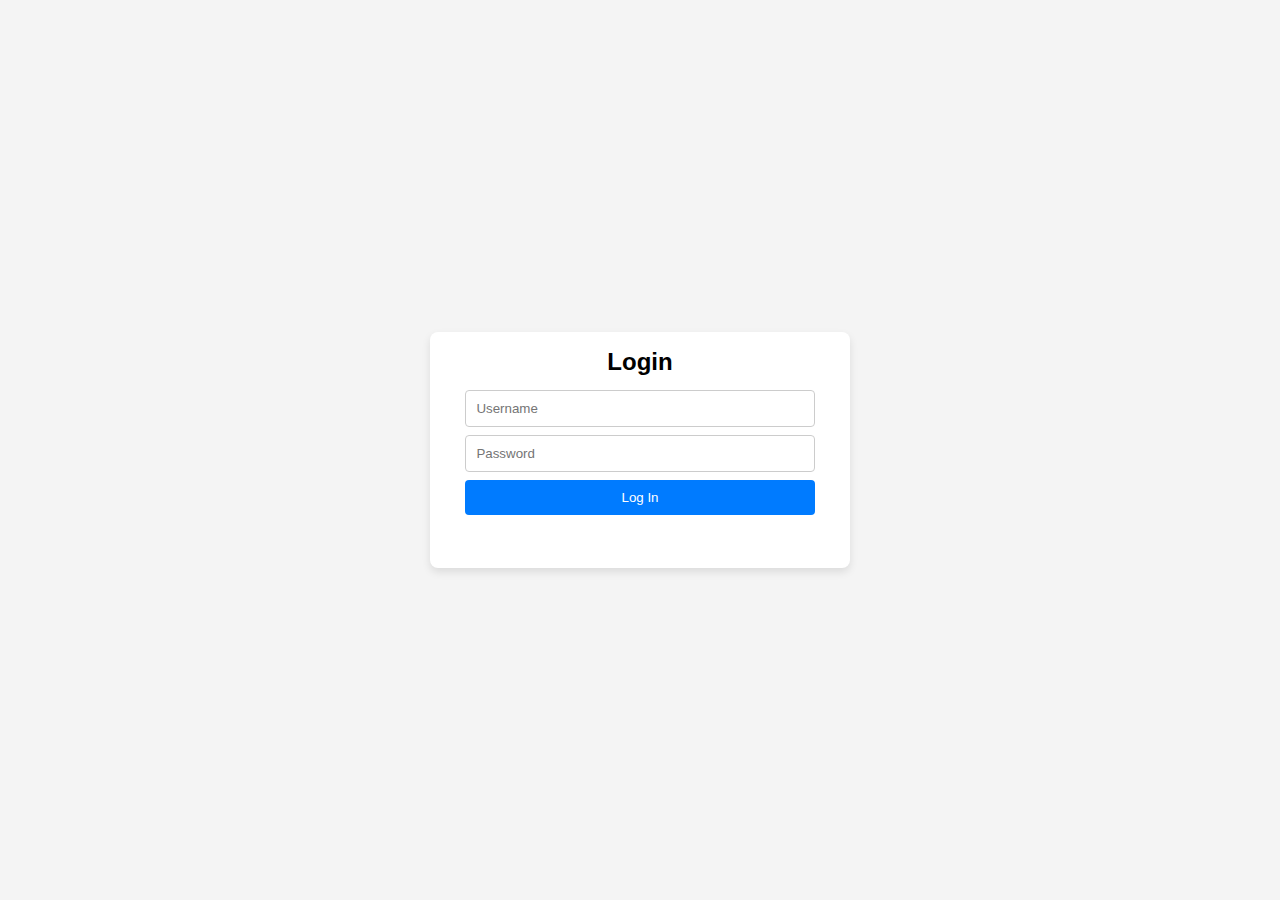
<file: add-project.html>
<!doctype html>
<html lang="en">
<head>
  <meta charset="utf-8" />
  <meta name="viewport" content="width=device-width,initial-scale=1" />
  <title>Add New Project</title>

  <link rel="stylesheet" href="styles.css">
  <link rel="stylesheet" href="https://cdnjs.cloudflare.com/ajax/libs/font-awesome/6.5.0/css/all.min.css">

  <style>
    /* Use the same page header as the profile pages */
    .page-header {
        display: flex;
        align-items: center;
        gap: 16px;
        padding: 14px 20px;
        background: linear-gradient(180deg, rgba(255,255,255,0.02), rgba(0,0,0,0.12));
        backdrop-filter: blur(6px);
        border-bottom: 1px solid rgba(255,255,255,0.04);
        box-shadow: 0 4px 12px rgba(0,0,0,0.3);
    }
    .page-header h1 { margin: 0; font-size: 1.5rem; color: var(--text); }
    .btn-back { display: flex; align-items: center; gap: 8px; background: rgba(255,255,255,0.05); color: var(--muted); border: 1px solid rgba(255,255,255,0.04); padding: 8px 12px; border-radius: var(--pill-radius); cursor: pointer; font-size: 0.9rem; font-weight: 500; text-decoration: none; }
    .btn-back:hover { background: rgba(255,255,255,0.1); color: var(--text); }

    /* --- Page-specific styles --- */
    .search-container { position: relative; }
    .search-results-dropdown {
      position: absolute; top: 100%; left: 0; right: 0; background: #2d2d44;
      border: 1px solid var(--border-contrast); border-radius: 0 0 10px 10px;
      max-height: 200px; overflow-y: auto; z-index: 100; display: none;
    }
    .search-results-dropdown.open { display: block; }
    .search-results-dropdown div { padding: 12px 16px; color: var(--muted); cursor: pointer; }
    .search-results-dropdown div:hover { background-color: var(--accent); color: var(--text); }
    .pill-container { display: flex; flex-wrap: wrap; gap: 8px; margin-top: 8px; }
    .pill {
      display: flex; align-items: center; gap: 6px; background: rgba(255, 255, 255, 0.1);
      color: var(--text); padding: 6px 10px; border-radius: var(--pill-radius); font-size: 0.9rem;
    }
    .pill button { background: none; border: none; color: var(--muted); cursor: pointer; font-size: 1.1rem; padding: 0; line-height: 1; }
    .pill button:hover { color: #ff6b6b; }
    .team-member-card {
      display: flex; align-items: center; gap: 12px; background: var(--input-bg);
      padding: 12px; border-radius: 10px; border: 1px solid rgba(255,255,255,0.04);
    }
    .team-member-card .avatar {
      width: 40px; height: 40px; border-radius: 50%; background: var(--accent);
      display: flex; align-items: center; justify-content: center; font-size: 1.2rem; flex-shrink: 0;
    }
    .team-member-info { flex: 1; }
    .team-member-info strong { display: block; color: var(--text); font-size: 1rem; }
    .team-member-info span { font-size: 0.9rem; color: var(--muted); }
    .team-member-card .remove-member-btn { background: none; border: none; color: #ff6b6b; cursor: pointer; font-size: 1.2rem; }
    #form-status-message { text-align: center; margin-bottom: 16px; font-weight: 500; min-height: 1.2em; }
    #form-status-message.success { color: #37d67a; }
    #form-status-message.error { color: #ff6b6b; }
  </style>
</head>
<body>

  <header class="page-header">
    <a href="myprojects.html" class="btn-back">
        <i class="fa-solid fa-chevron-left"></i>
        <span>Back</span>
    </a>
    <h1>Create New Project</h1>
  </header>

  <main class="app">
    <section class="card edit-card" aria-labelledby="project-heading">
      <div class="card-content" style="padding-top: 24px;">

        <form class="edit-form" id="add-project-form" novalidate>
          <div id="form-status-message"></div>
          <label>
            <span class="label">Project Name</span>
            <input type="text" id="project-name" required>
          </label>
          <label>
            <span class="label">Project Description</span>
            <textarea id="project-description" rows="4"></textarea>
          </label>
          <div style="display: flex; gap: 12px;">
            <label style="flex: 1;">
              <span class="label">Start Date</span>
              <input type="date" id="project-start-date" required>
            </label>
            <label style="flex: 1;">
              <span class="label">Status</span>
              <select id="project-status">
                <option value="In Progress">In Progress</option>
                <option value="Planned">Planned</option>
                <option value="Completed">Completed</option>
              </select>
            </label>
          </div>
          <label>
            <span class="label">Project Type</span>
            <select id="project-type">
              <option value="Software">Software</option>
              <option value="Hardware">Hardware</option>
              <option value="Other">Other</option>
            </select>
          </label>
          <label>
            <span class="label">Working Tools (e.g., Figma, Git, Python)</span>
            <div class="search-container">
              <input type="text" id="tools-search-input" placeholder="Search for tools...">
              <div class="search-results-dropdown" id="tools-search-results"></div>
            </div>
            <div class="pill-container" id="tools-pill-container"></div>
          </label>
          <label>
            <span class="label">Add Team Members</span>
            <div class="search-container">
              <input type="text" id="members-search-input" placeholder="Search for users by name or email...">
              <div class="search-results-dropdown" id="members-search-results"></div>
            </div>
            <div class="pill-container" id="members-card-container" style="flex-direction: column;"></div>
          </label>
          <div class="form-actions" style="margin-top: 16px;">
            <button class="btn btn-primary" type="submit">
              <i class="fa-solid fa-plus"></i> Create Project
            </button>
            <a class="btn btn-secondary" href="myprojects.html">
              <i class="fa-solid fa-ban"></i> Cancel
            </a>
          </div>
        </form>
      </div>
    </section>
  </main>

  <nav class="bottom-nav" role="navigation" aria-label="Primary">
    <a href="index.html" class="nav-item"><i class="fa-solid fa-house"></i><span>Home</span></a>
    <a href="search.html" class="nav-item"><i class="fa-solid fa-compass"></i><span>Explore</span></a>
    <a href="myprojects.html" class="nav-item active"><i class="fa-solid fa-folder"></i><span>Projects</span></a>
    <a href="profile.html" class="nav-item"><i class="fa-solid fa-user"></i><span>Profile</span></a>
  </nav>

  <script>
    // --- STATE MANAGEMENT ---
    const CURRENT_USER_ID = localStorage.getItem('skillLinkUserID');
    if (!CURRENT_USER_ID) {
        window.location.href = 'login.html';
    }
    let addedTools = []; // Holds names
    let addedMembers = []; // Holds user objects

    // --- DOM REFERENCES ---
    const form = document.getElementById('add-project-form');
    const statusMessageDiv = document.getElementById('form-status-message');
    const toolSearchInput = document.getElementById('tools-search-input');
    const toolSearchResults = document.getElementById('tools-search-results');
    const toolPillContainer = document.getElementById('tools-pill-container');
    const memberSearchInput = document.getElementById('members-search-input');
    const memberSearchResults = document.getElementById('members-search-results');
    const memberCardContainer = document.getElementById('members-card-container');

    // --- API HELPER ---
    async function apiFetch(url, options = {}) {
        try {
            const response = await fetch(url, options);
            if (!response.ok) throw new Error(`HTTP error! status: ${response.status}`);
            return await response.json();
        } catch (error) {
            console.error('API Fetch Error:', error);
            statusMessageDiv.textContent = 'A network error occurred.';
            statusMessageDiv.className = 'error';
            return null;
        }
    }

    // --- GENERIC SEARCH HANDLER ---
    function setupSearch(inputElement, resultsElement, onSelect) {
        inputElement.addEventListener('input', async (e) => {
            const query = e.target.value;
            const searchType = inputElement.id === 'tools-search-input' ? 'tools' : 'users';
            if (query.length < 1) { resultsElement.classList.remove('open'); return; }

            const results = await apiFetch(`/api/${searchType}/search?q=${query}`);
            resultsElement.innerHTML = '';
            if (results && results.length > 0) {
                results.forEach(item => {
                    const div = document.createElement('div');
                    div.textContent = item.name || item.full_name;
                    div.addEventListener('click', () => {
                        onSelect(item);
                        inputElement.value = '';
                        resultsElement.classList.remove('open');
                    });
                    resultsElement.appendChild(div);
                });
                resultsElement.classList.add('open');
            } else { resultsElement.classList.remove('open'); }
        });
        // Close dropdown if clicking outside
        document.addEventListener('click', (event) => {
             if (!inputElement.contains(event.target) && !resultsElement.contains(event.target)) {
                 resultsElement.classList.remove('open');
             }
         });
    }

    // --- TOOL MANAGEMENT ---
    setupSearch(toolSearchInput, toolSearchResults, (tool) => {
        if (!addedTools.includes(tool.name)) {
            addedTools.push(tool.name);
            renderTools();
        }
    });
    function renderTools() {
        toolPillContainer.innerHTML = '';
        addedTools.forEach(toolName => {
            const pill = document.createElement('div');
            pill.className = 'pill';
            pill.innerHTML = `<span>${toolName}</span><button type="button" data-tool-name="${toolName}">&times;</button>`;
            pill.querySelector('button').addEventListener('click', (e) => {
                addedTools = addedTools.filter(name => name !== e.currentTarget.dataset.toolName);
                renderTools();
            });
            toolPillContainer.appendChild(pill);
        });
    }

    // --- TEAM MEMBER MANAGEMENT ---
    setupSearch(memberSearchInput, memberSearchResults, (user) => {
        if (!addedMembers.some(member => member.id === user.id)) {
            addedMembers.push(user);
            renderMembers();
        }
    });
    function renderMembers() {
        memberCardContainer.innerHTML = '';
        addedMembers.forEach(user => {
            const card = document.createElement('div');
            card.className = 'team-member-card';
            card.innerHTML = `
                <div class="avatar"><i class="fa-solid fa-user"></i></div>
                <div class="team-member-info">
                    <strong>${user.full_name}</strong>
                    <span>${user.email} - Year ${user.year || 'N/A'}</span>
                </div>
                <button type="button" class="remove-member-btn" data-user-id="${user.id}">&times;</button>
            `;
            card.querySelector('.remove-member-btn').addEventListener('click', (e) => {
                addedMembers = addedMembers.filter(member => member.id !== parseInt(e.currentTarget.dataset.userId));
                renderMembers();
            });
            memberCardContainer.appendChild(card);
        });
    }

    // --- FORM SUBMISSION ---
    form.addEventListener('submit', async (e) => {
        e.preventDefault();
        statusMessageDiv.textContent = 'Creating project...';
        statusMessageDiv.className = 'success';
        const projectData = {
            creator_id: CURRENT_USER_ID,
            name: document.getElementById('project-name').value,
            description: document.getElementById('project-description').value,
            start_date: document.getElementById('project-start-date').value,
            status: document.getElementById('project-status').value,
            project_type: document.getElementById('project-type').value,
            tools: addedTools,
            members: addedMembers.map(user => user.id)
        };
        const result = await apiFetch('/api/projects/create', {
            method: 'POST',
            headers: { 'Content-Type': 'application/json' },
            body: JSON.stringify(projectData)
        });
        if (result && result.success) {
            statusMessageDiv.textContent = 'Project created successfully! Redirecting...';
            statusMessageDiv.className = 'success';
            form.reset();
            addedTools = []; addedMembers = [];
            renderTools(); renderMembers();
            setTimeout(() => { window.location.href = 'myprojects.html'; }, 2000);
        } else {
            statusMessageDiv.textContent = result ? result.message : 'Failed to create project.';
            statusMessageDiv.className = 'error';
        }
    });

    // --- Initial Load ---
    // (No data needs to be pre-loaded on this page)
    // We might want to add a loadInstitutes() call if that becomes relevant later

  </script>
</body>
</html>
</file>
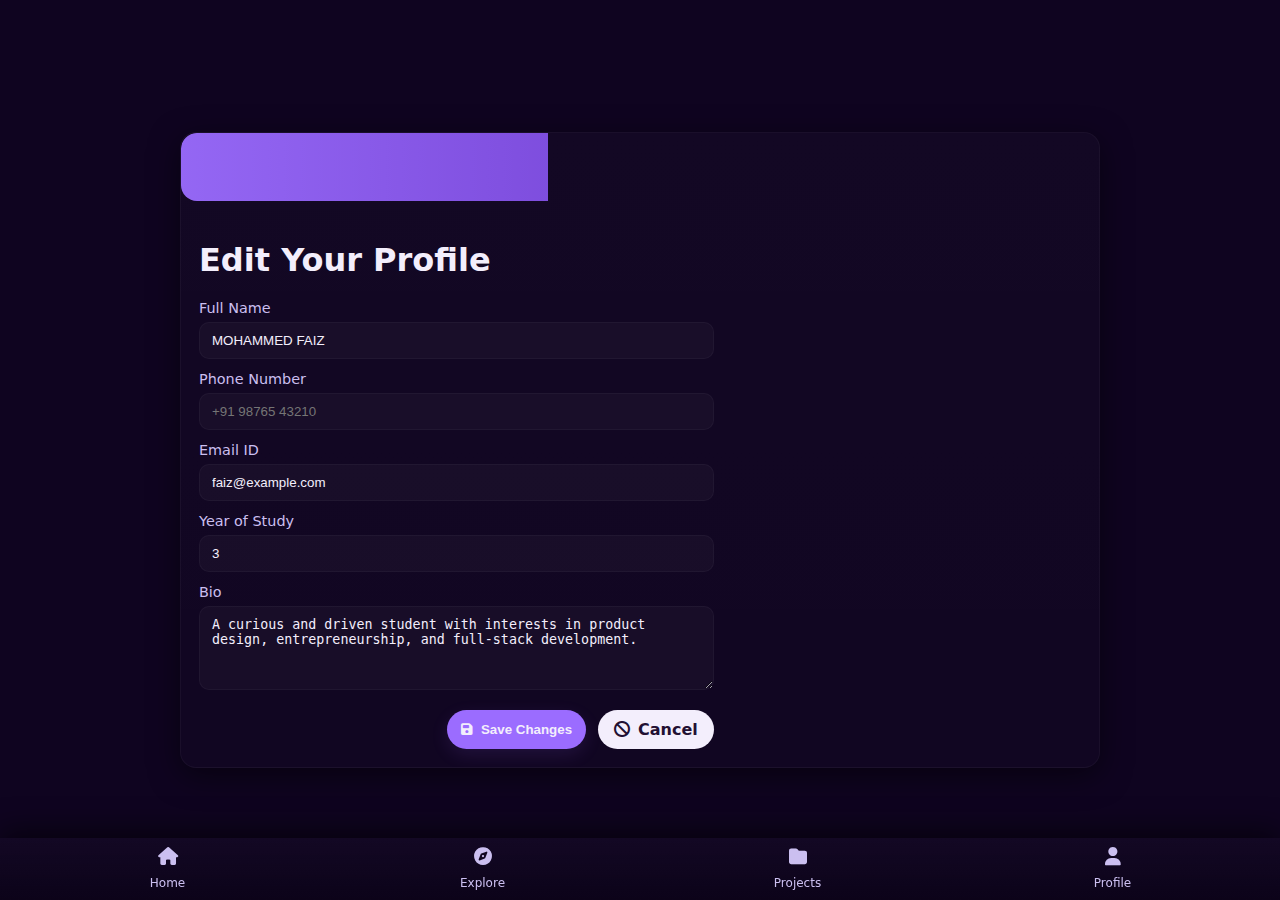
<file: edit-profile.html>
<!doctype html>
<html lang="en">
<head>
  <meta charset="utf-8" />
  <meta name="viewport" content="width=device-width,initial-scale=1" />
  <title>Edit Profile — MOHAMMED FAIZ</title>
  <link rel="stylesheet" href="styles.css">
  <link rel="stylesheet" href="https://cdnjs.cloudflare.com/ajax/libs/font-awesome/6.5.0/css/all.min.css" integrity="" crossorigin="anonymous">

  <style>
    /* page-specific overrides:
       - remove any local "options" control if still present
       - force bottom navigation to span full width on all screen ratios
    */
    .save-options { display: none !important; }

    .bottom-nav{
      position:fixed;
      left:0 !important;
      right:0 !important;
      bottom:0 !important;
      width:100% !important;
      margin:0 !important;
      border-radius:0 !important;
      padding:8px 16px !important;
      box-shadow:0 -6px 30px rgba(0,0,0,0.6);
      display:flex;
      justify-content:space-between;
      align-items:center;
      gap:12px;
      background: linear-gradient(180deg, rgba(255,255,255,0.02), rgba(0,0,0,0.2));
      backdrop-filter: blur(6px);
      z-index:9999;
    }

    /* keep nav items readable when stretched */
    .bottom-nav .nav-item { flex:1; text-align:center; padding:10px 6px; border-radius:6px; }
    .bottom-nav .nav-item i{ display:block; margin:0 auto 4px; font-size:18px; }
  </style>
</head>
<body>
  <main class="app">
    <section class="card edit-card" aria-labelledby="edit-heading">
      <div class="card-banner small"></div>

      <div class="card-content">
        <h1 id="edit-heading">Edit Your Profile</h1>

        <form class="edit-form" action="#" method="post" novalidate>
          <label>
            <span class="label">Full Name</span>
            <input type="text" name="fullname" value="MOHAMMED FAIZ" required>
          </label>

          <label>
            <span class="label">Phone Number</span>
            <input type="tel" name="phone" placeholder="+91 98765 43210">
          </label>

          <label>
            <span class="label">Email ID</span>
            <input type="email" name="email" value="faiz@example.com" required>
          </label>

          <label>
            <span class="label">Year of Study</span>
            <input type="number" name="year" min="1" max="10" value="3">
          </label>

          <label>
            <span class="label">Bio</span>
            <textarea name="bio" rows="4">A curious and driven student with interests in product design, entrepreneurship, and full‑stack development.</textarea>
          </label>

          <div class="form-actions">
            <button class="btn btn-primary" type="submit"><i class="fa-solid fa-floppy-disk"></i> Save Changes</button>
            <a class="btn btn-secondary" href="profile.html"><i class="fa-solid fa-ban"></i> Cancel</a>
          </div>

          <!-- details/options removed as requested -->

        </form>
      </div>
    </section>
  </main>

  <nav class="bottom-nav" role="navigation" aria-label="Primary">
    <a href="index.html" class="nav-item"><i class="fa-solid fa-house"></i><span>Home</span></a>
    <a href="#" class="nav-item"><i class="fa-solid fa-compass"></i><span>Explore</span></a>
    <a href="#" class="nav-item"><i class="fa-solid fa-folder"></i><span>Projects</span></a>
    <a href="profile.html" class="nav-item"><i class="fa-solid fa-user"></i><span>Profile</span></a>
  </nav>
</body>
</html>
</file>
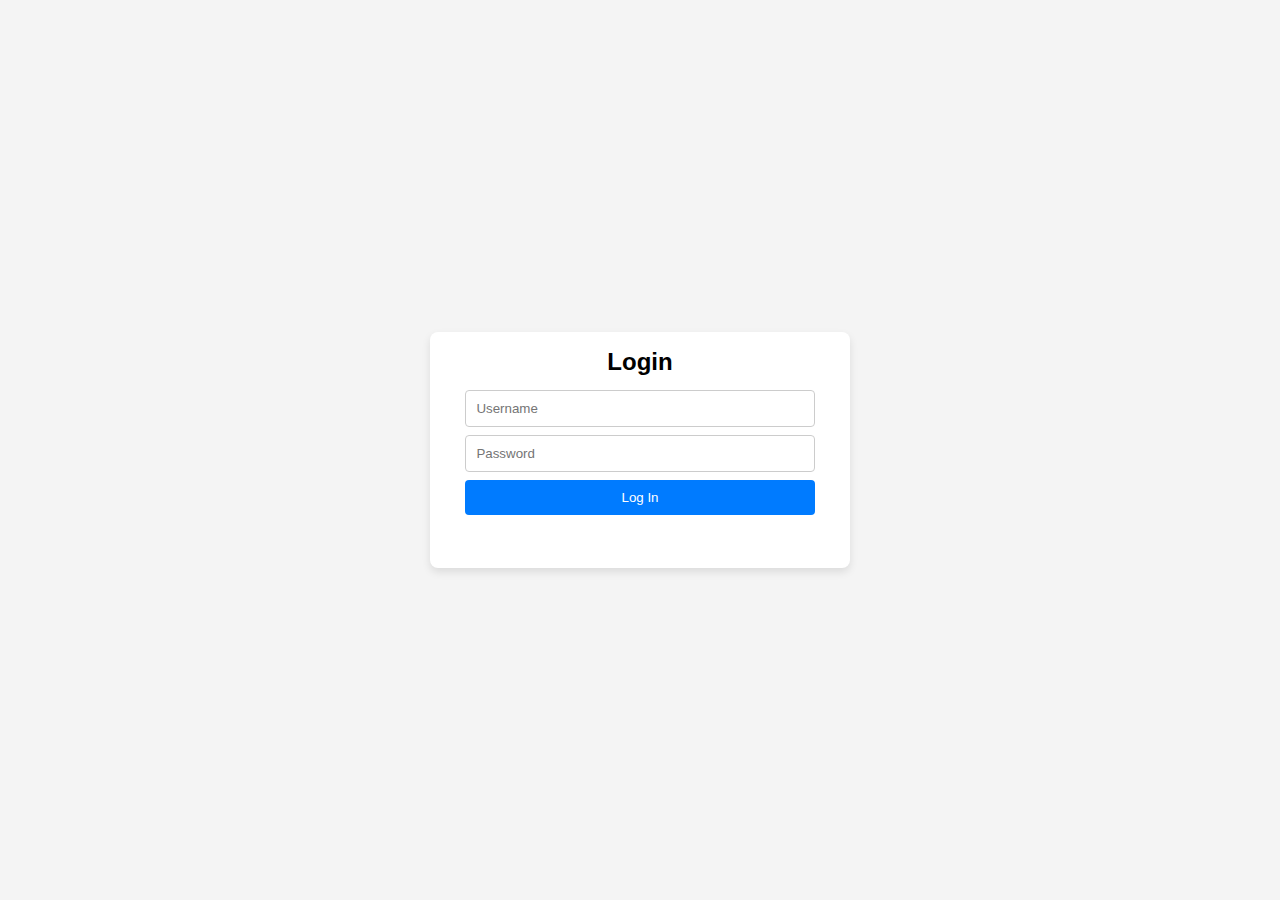
<file: login.html>
<!DOCTYPE html>
<html lang="en">
<head>
    <meta charset="UTF-8">
    <meta name="viewport" content="width=device-width, initial-scale=1.0">
    <title>Login Page</title>
    <style>
        /* Simple CSS for centering and basic styling, adapted for 16:9 on phones */
        :root{
            --card-max-width: 420px;
            --card-padding: 16px;
            --bg: #f4f4f4;
            --primary: #007bff;
            --primary-dark: #0056b3;
        }

        html,body{ height:100%; margin:0; }
        body {
            font-family: Arial, sans-serif;
            display: flex;
            justify-content: center;
            align-items: center;
            min-height: 100vh;
            background-color: var(--bg);
        }

        /* Card maintains a 16:9 aspect ratio on most devices */
        .login-container {
            background: #fff;
            padding: var(--card-padding);
            border-radius: 8px;
            box-shadow: 0 4px 8px rgba(0,0,0,0.1);
            width: min(92vw, var(--card-max-width));
            aspect-ratio: 16 / 9;                /* enforce 16:9 ratio */
            display: flex;
            flex-direction: column;
            justify-content: center;
            align-items: center;
            box-sizing: border-box;
            overflow: hidden;
        }

        /* Form fills the card but keeps comfortable spacing */
        form#loginForm {
            width: 100%;
            height: 100%;
            display: flex;
            flex-direction: column;
            justify-content: center;
            align-items: center;
            gap: 8px;
        }

        h2 { margin: 0 0 8px 0; }

        input[type="text"], input[type="password"] {
            width: 90%;
            max-width: 360px;
            padding: 10px;
            margin: 0;
            border: 1px solid #ccc;
            border-radius: 4px;
            box-sizing: border-box;
        }

        button {
            width: 90%;
            max-width: 360px;
            padding: 10px;
            background-color: var(--primary);
            color: white;
            border: none;
            border-radius: 4px;
            cursor: pointer;
        }
        button:hover { background-color: var(--primary-dark); }

        #message { margin-top: 8px; color: red; font-size: 0.95rem; text-align: center; }

        /* If the viewport is very short (some landscape phones), allow the card to adapt */
        @media (max-height: 420px) {
            .login-container {
                aspect-ratio: auto;
                max-height: 90vh;
                padding: 12px;
            }
            form#loginForm { gap:6px; }
            h2 { font-size: 1.1rem; }
            input, button { padding:8px; }
        }

        /* On very narrow screens keep comfortable spacing and readable text */
        @media (max-width: 360px) {
            .login-container { width: 95vw; }
            input, button { width: 95%; }
        }
    </style>
</head>
<body>
    <div class="login-container">
        <h2>Login</h2>
        <form id="loginForm">
            <input type="text" id="username" placeholder="Username" required>
            <input type="password" id="password" placeholder="Password" required>
            <button type="submit">Log In</button>
            <p id="message"></p>
        </form>
    </div>

    <script src="login.js"></script>
</body>
</html>
</file>
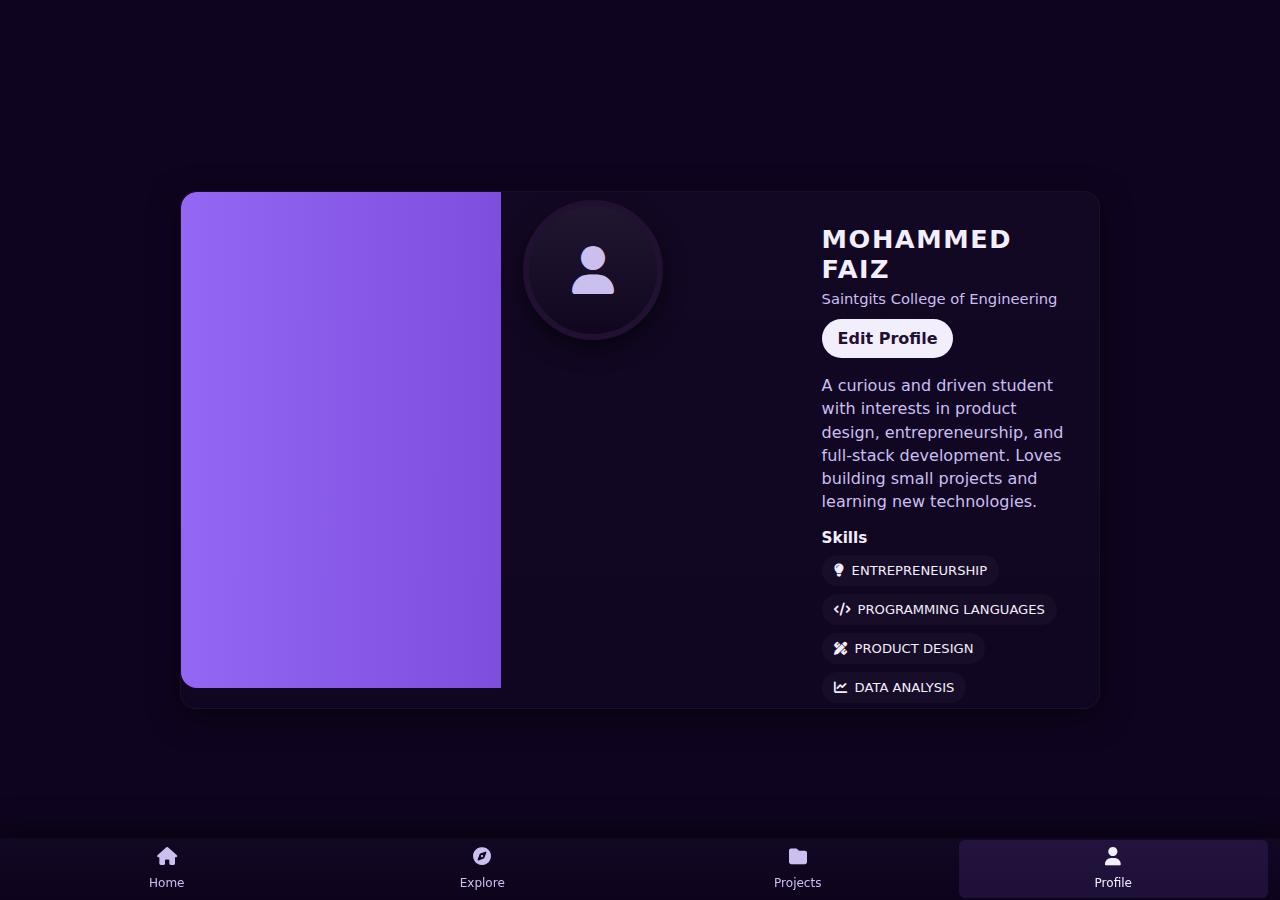
<file: profile.html>
<!doctype html>
<html lang="en">
<head>
  <meta charset="utf-8" />
  <meta name="viewport" content="width=device-width,initial-scale=1" />
  <title>Profile — MOHAMMED FAIZ</title>
  <link rel="stylesheet" href="styles.css">
  <link rel="stylesheet" href="https://cdnjs.cloudflare.com/ajax/libs/font-awesome/6.5.0/css/all.min.css" integrity="" crossorigin="anonymous">

  <style>
    /* Page-specific: force bottom nav to span full width on all screen ratios (desktop & mobile) */
    .bottom-nav{
      position:fixed;
      left:0 !important;
      right:0 !important;
      bottom:0 !important;
      width:100% !important;
      margin:0 !important;
      border-radius:0 !important;
      padding:8px 12px !important;
      box-shadow:0 -6px 30px rgba(0,0,0,0.6);
      display:flex;
      justify-content:space-between;
      align-items:center;
      gap:6px;
      background: linear-gradient(180deg, rgba(255,255,255,0.02), rgba(0,0,0,0.12));
      backdrop-filter: blur(6px);
      z-index:9999;
    }
    .bottom-nav .nav-item { flex:1; text-align:center; padding:8px 6px; border-radius:6px; color:var(--muted); }
    .bottom-nav .nav-item i{ display:block; margin:0 auto 4px; font-size:18px; }
    .bottom-nav .nav-item.active{ background: rgba(155,108,255,0.12); color:var(--text); }
  </style>
</head>
<body>
  <main class="app">
    <section class="card profile-card" aria-labelledby="profile-heading">
      <div class="card-banner"></div>

      <div class="avatar-wrap">
        <div class="avatar">
          <i class="fa-solid fa-user"></i>
        </div>
      </div>

      <div class="card-content">
        <div class="profile-head">
          <div class="profile-name">
            <h1 id="profile-heading">MOHAMMED FAIZ</h1>
            <p class="muted">Saintgits College of Engineering</p>
          </div>
          <div class="profile-actions">
            <a class="btn btn-secondary" href="edit-profile.html">Edit Profile</a>
          </div>
        </div>

        <p class="bio">A curious and driven student with interests in product design, entrepreneurship, and full‑stack development. Loves building small projects and learning new technologies.</p>

        <h3 class="section-title">Skills</h3>
        <div class="skills">
          <span class="skill"><i class="fa-solid fa-lightbulb"></i> ENTREPRENEURSHIP</span>
          <span class="skill"><i class="fa-solid fa-code"></i> PROGRAMMING LANGUAGES</span>
          <span class="skill"><i class="fa-solid fa-pencil-ruler"></i> PRODUCT DESIGN</span>
          <span class="skill"><i class="fa-solid fa-chart-line"></i> DATA ANALYSIS</span>
        </div>

        <h3 class="section-title">Github</h3>
        <div class="github-grid" aria-hidden="true">
          <div class="grid">
            <script>
              const frag = document.createDocumentFragment();
              for (let i=0;i<70;i++){
                const d = document.createElement('div');
                d.className='sq';
                frag.appendChild(d);
              }
              document.currentScript.parentNode.appendChild(frag);
            </script>
          </div>
        </div>
      </div>
    </section>
  </main>

  <nav class="bottom-nav" role="navigation" aria-label="Primary">
    <a href="index.html" class="nav-item"><i class="fa-solid fa-house"></i><span>Home</span></a>
    <a href="#" class="nav-item"><i class="fa-solid fa-compass"></i><span>Explore</span></a>
    <a href="#" class="nav-item"><i class="fa-solid fa-folder"></i><span>Projects</span></a>
    <a href="profile.html" class="nav-item active"><i class="fa-solid fa-user"></i><span>Profile</span></a>
  </nav>
</body>
</html>
</file>
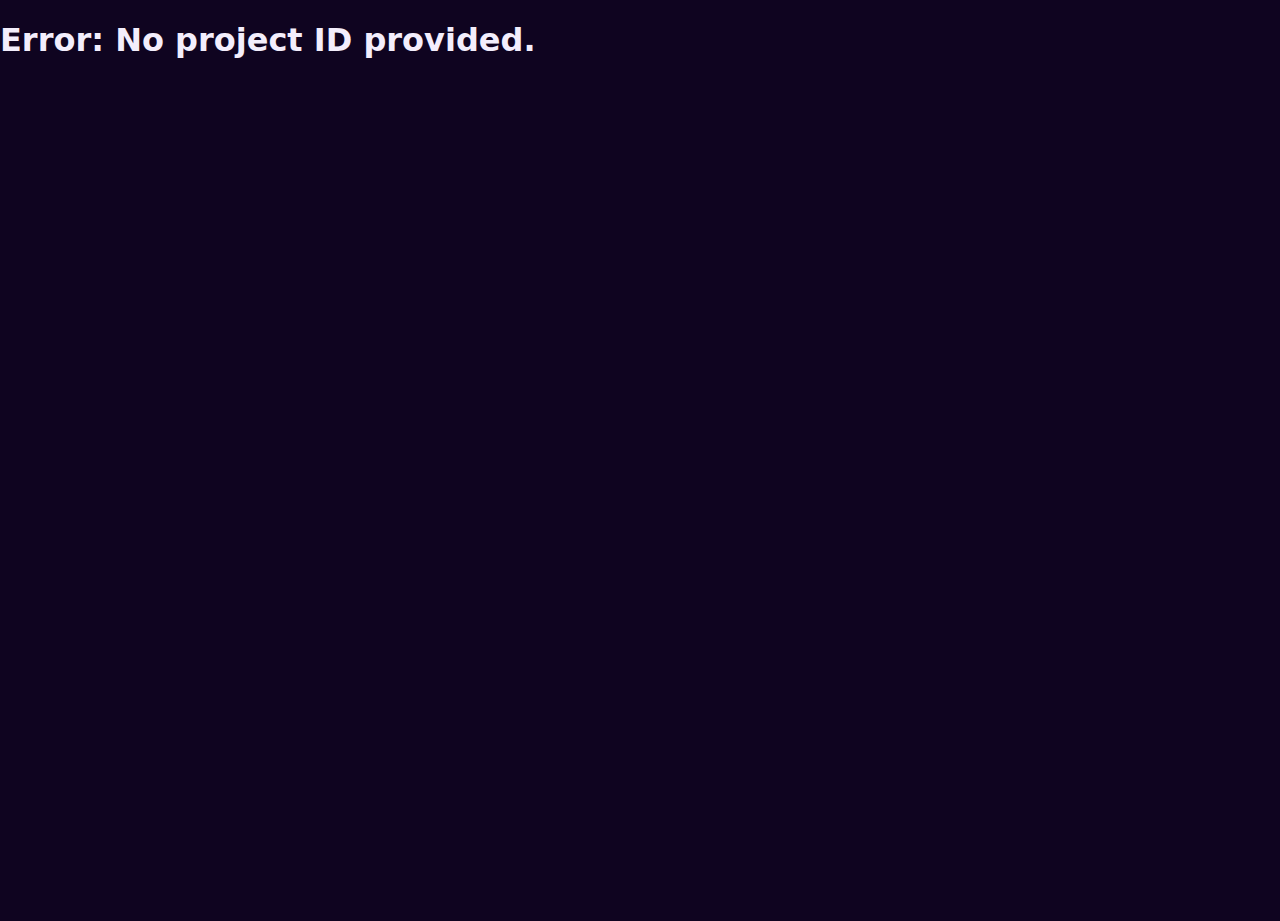
<file: project-details.html>
<!doctype html>
<html lang="en">
<head>
  <meta charset="utf-8" />
  <meta name="viewport" content="width=device-width,initial-scale=1" />
  <title>Project Details — Loading...</title>
  
  <link rel="stylesheet" href="styles.css"> 
  <link rel="stylesheet" href="https://cdnjs.cloudflare.com/ajax/libs/font-awesome/6.5.0/css/all.min.css">

  <style>
    /* Use the same page header as the profile pages */
    .page-header {
        display: flex;
        align-items: center;
        gap: 16px;
        padding: 14px 20px;
        background: linear-gradient(180deg, rgba(255,255,255,0.02), rgba(0,0,0,0.12));
        backdrop-filter: blur(6px);
        border-bottom: 1px solid rgba(255,255,255,0.04);
        box-shadow: 0 4px 12px rgba(0,0,0,0.3);
    }
    .page-header h1 { margin: 0; font-size: 1.5rem; color: var(--text); }
    .btn-back { display: flex; align-items: center; gap: 8px; background: rgba(255,255,255,0.05); color: var(--muted); border: 1px solid rgba(255,255,255,0.04); padding: 8px 12px; border-radius: var(--pill-radius); cursor: pointer; font-size: 0.9rem; font-weight: 500; text-decoration: none; }
    .btn-back:hover { background: rgba(255,255,255,0.1); color: var(--text); }
    
    /* --- Page-specific styles --- */
    
    .project-header {
        display: flex;
        justify-content: space-between;
        align-items: flex-start;
        gap: 16px;
        margin-bottom: 12px;
    }
    .project-header h1 {
        font-size: 1.8rem;
        color: var(--text);
        margin: 0;
    }
    
    /* Status Pill Styles (from myprojects.html) */
    .status-tag{
        padding: 6px 10px; border-radius:999px; font-size:0.82rem;
        font-weight:600; color:var(--text); white-space:nowrap;
        flex-shrink: 0;
    }
    .status-In-Progress{ background: linear-gradient(90deg,#6f6df0,#9d6cd3); }
    .status-Planned{ background: linear-gradient(90deg,#ffba66,#ff9a3d); color:#1a1320; }
    .status-Completed{ background: linear-gradient(90deg,#37d67a,#00c853); }

    .project-date {
        color: var(--muted);
        font-size: 0.9rem;
        margin-bottom: 16px;
    }
    .project-description {
        color: var(--muted);
        line-height: 1.5;
        font-size: 1rem;
        margin-bottom: 24px;
    }

    .section-title {
        font-size: 1.2rem;
        color: var(--text);
        margin-top: 24px;
        margin-bottom: 12px;
        padding-bottom: 8px;
        border-bottom: 1px solid var(--border-contrast);
    }

    /* Tool Pills */
    .pill-container {
      display: flex;
      flex-wrap: wrap;
      gap: 8px;
    }
    .pill {
      display: flex;
      align-items: center;
      gap: 8px;
      background: rgba(255, 255, 255, 0.1);
      color: var(--text);
      padding: 6px 12px;
      border-radius: var(--pill-radius);
      font-size: 0.9rem;
    }
    .pill i {
        color: var(--accent);
    }

    /* Team Member Cards */
    .team-container {
        display: grid;
        grid-template-columns: repeat(auto-fill, minmax(280px, 1fr));
        gap: 16px;
    }
    .team-member-card {
      display: flex;
      align-items: center;
      gap: 12px;
      background: var(--input-bg);
      padding: 12px;
      border-radius: 10px;
      border: 1px solid rgba(255,255,255,0.04);
      text-decoration: none;
      transition: all 0.2s ease;
    }
    .team-member-card:hover {
        transform: translateY(-4px);
        box-shadow: 0 6px 12px rgba(0,0,0,0.3);
        border-color: rgba(255,255,255,0.1);
    }
    .team-member-card .avatar {
      width: 44px;
      height: 44px;
      border-radius: 50%;
      background-image: var(--avatar-url);
      background-size: cover;
      background-position: center;
      flex-shrink: 0;
      border: 2px solid var(--accent);
    }
    .team-member-info {
      flex: 1;
    }
    .team-member-info strong {
      display: block;
      color: var(--text);
      font-size: 1rem;
    }
    .team-member-info span {
      font-size: 0.9rem;
      color: var(--muted);
    }
    .loading-placeholder {
        color: var(--muted);
        padding: 20px;
        text-align: center;
    }
  </style>
</head>
<body>
  
  <header class="page-header">
    <a href="myprojects.html" class="btn-back">
        <i class="fa-solid fa-chevron-left"></i>
        <span>Projects</span>
    </a>
    <h1 id="header-project-name">Loading...</h1>
  </header>

  <main class="app">
    <section class="card edit-card" aria-labelledby="project-heading">
      <div class="card-content" style="padding-top: 24px;">
        
        <div class="project-header">
          <h1 id="main-project-name">Loading...</h1>
          <span id="project-status" class="status-tag">...</span>
        </div>
        
        <p class="project-date" id="project-date">Est. ...</p>
        
        <p class="project-description" id="project-description">
            Loading project details...
        </p>

        <h3 class="section-title">Working Tools</h3>
        <div class="pill-container" id="tools-container">
            <p class="loading-placeholder">Loading tools...</p>
        </div>

        <h3 class="section-title">Team Members</h3>
        <div class="team-container" id="team-container">
            <p class="loading-placeholder">Loading team...</p>
        </div>

      </div>
    </section>
  </main>
  
  <nav class="bottom-nav" role="navigation" aria-label="Primary">
    <a href="index.html" class="nav-item"><i class="fa-solid fa-house"></i><span>Home</span></a>
    <a href="search.html" class="nav-item"><i class="fa-solid fa-compass"></i><span>Explore</span></a>
    <a href="myprojects.html" class="nav-item active"><i class="fa-solid fa-folder"></i><span>Projects</span></a>
    <a href="profile.html" class="nav-item"><i class="fa-solid fa-user"></i><span>Profile</span></a>
  </nav>

  <script>
    // Helper function to format date
    function formatDate(isoDate) {
        if (!isoDate) return 'No date specified';
        return new Date(isoDate).toLocaleDateString('en-US', {
            month: 'long', day: 'numeric', year: 'numeric'
        });
    }
    
    // Helper function to get status class
    function getStatusClass(status) {
        if (!status) return 'status-Planned';
        return `status-${status.replace(/\s+/g, '-')}`;
    }

    // Main function to load project details
    async function loadProjectDetails() {
        // 1. Get the project ID from the URL
        const urlParams = new URLSearchParams(window.location.search);
        const projectId = urlParams.get('id');
        
        if (!projectId) {
            document.body.innerHTML = '<h1>Error: No project ID provided.</h1>';
            return;
        }

        try {
            // 2. Fetch the data
            const response = await fetch(`/api/project/${projectId}`);
            if (!response.ok) throw new Error('Project not found');
            
            const project = await response.json();

            // 3. Populate the page
            document.title = `Project — ${project.name}`;
            document.getElementById('header-project-name').textContent = project.name;
            document.getElementById('main-project-name').textContent = project.name;
            document.getElementById('project-date').textContent = `Started: ${formatDate(project.start_date)}`;
            document.getElementById('project-description').textContent = project.description || 'No description provided.';
            
            // Status pill
            const statusEl = document.getElementById('project-status');
            statusEl.textContent = project.status;
            statusEl.className = `status-tag ${getStatusClass(project.status)}`;

            // 4. Populate Tools
            const toolsContainer = document.getElementById('tools-container');
            toolsContainer.innerHTML = '';
            if (project.tools && project.tools.length > 0) {
                project.tools.forEach(tool => {
                    const pill = document.createElement('div');
                    pill.className = 'pill';
                    pill.innerHTML = `<i class="fa-solid fa-wrench"></i> <span>${tool.name}</span>`;
                    toolsContainer.appendChild(pill);
                });
            } else {
                toolsContainer.innerHTML = '<p class="loading-placeholder">No tools listed for this project.</p>';
            }

            // 5. Populate Team Members
            const teamContainer = document.getElementById('team-container');
            teamContainer.innerHTML = '';
            if (project.members && project.members.length > 0) {
                project.members.forEach(member => {
                    const card = document.createElement('a');
                    card.className = 'team-member-card';
                    card.href = `user-profile.html?id=${member.id}`; 
                    
                    const avatarUrl = `https://i.pravatar.cc/100?img=${member.id}`;
                    
                    card.innerHTML = `
                        <div class="avatar" style="--avatar-url: url('${avatarUrl}')"></div>
                        <div class="team-member-info">
                            <strong>${member.full_name}</strong>
                            <span>Year ${member.year || 'N/A'} - ${member.email}</span>
                        </div>
                    `;
                    teamContainer.appendChild(card);
                });
            } else {
                teamContainer.innerHTML = '<p class="loading-placeholder">No team members listed.</p>';
            }

        } catch (error) {
            console.error('Error loading project details:', error);
            document.getElementById('main-project-name').textContent = 'Error';
            document.getElementById('project-description').textContent = 'Could not load project. Please check the ID and try again.';
        }
    }
    
    // Run the function when the page loads
    document.addEventListener('DOMContentLoaded', loadProjectDetails);
  </script>
</body>
</html>
</file>
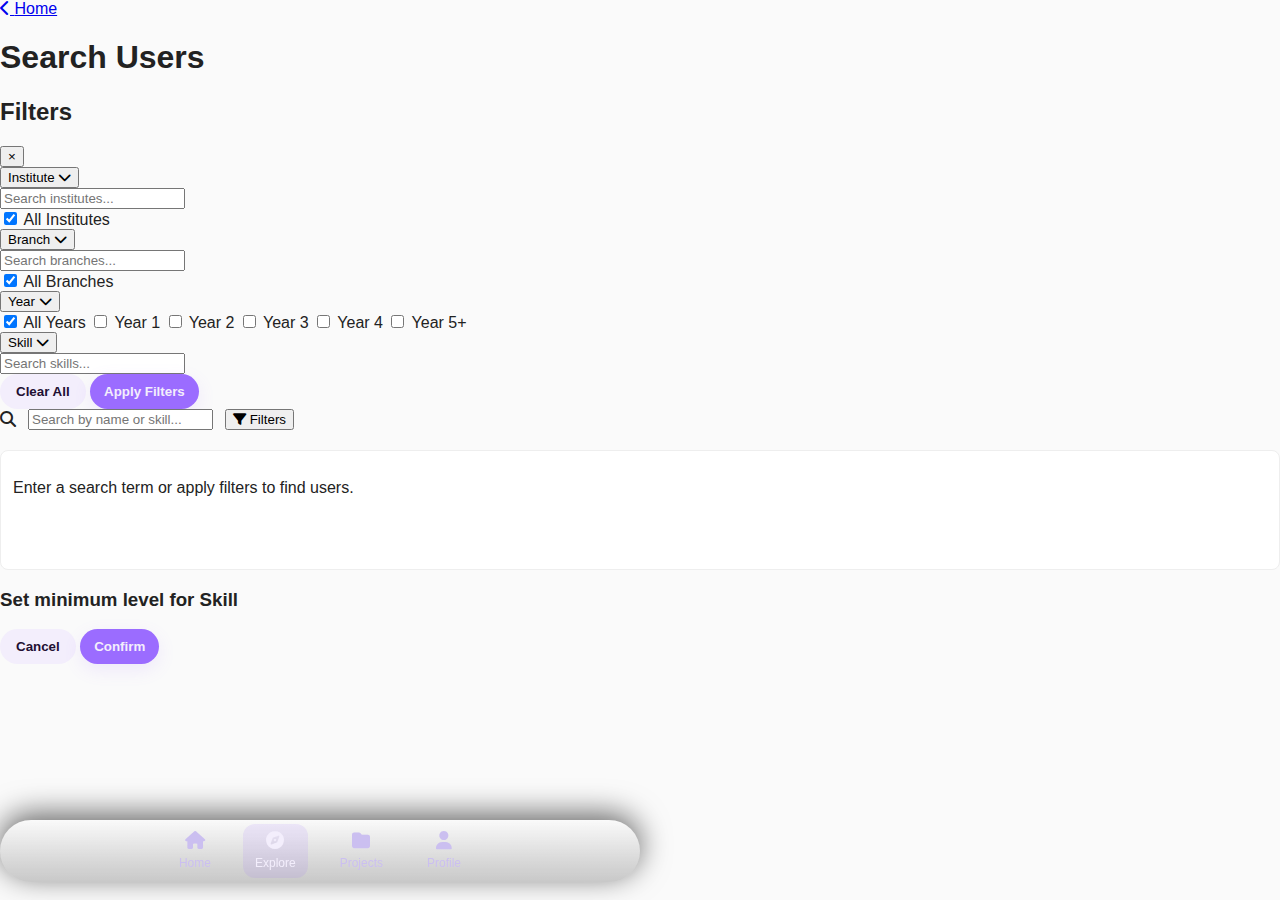
<file: search.html>
<!DOCTYPE html>
<html lang="en">
<head>
  <meta charset="utf-8">
  <meta name="viewport" content="width=device-width,initial-scale=1">
  <title>Search Users</title>
  <link rel="stylesheet" href="https://cdnjs.cloudflare.com/ajax/libs/font-awesome/6.5.0/css/all.min.css">
  <link rel="stylesheet" href="styles.css"> <link rel="stylesheet" href="search.css"> </head>
<body>

  <header class="page-header">
    <a href="index.html" class="btn-back">
        <i class="fa-solid fa-chevron-left"></i>
        <span>Home</span>
    </a>
    <h1>Search Users</h1>
  </header>

  <main class="search-page-container">

    <aside class="filter-panel" id="filter-panel">
      <div class="filter-panel-header">
        <h2>Filters</h2>
        <button id="close-filter-btn" aria-label="Close filters">&times;</button>
      </div>
      <div class="filter-panel-content">
        <div class="accordion">
          <div class="accordion-item">
            <button class="accordion-header" aria-expanded="false">
              <span>Institute</span> <i class="fa-solid fa-chevron-down"></i>
            </button>
            <div class="accordion-content">
              <input type="text" class="filter-search" id="institute-filter-search" placeholder="Search institutes...">
              <div class="filter-options" id="institute-filter-options">
                <label><input type="checkbox" name="institute" value="all" checked> All Institutes</label>
              </div>
            </div>
          </div>
          <div class="accordion-item">
            <button class="accordion-header" aria-expanded="false">
              <span>Branch</span> <i class="fa-solid fa-chevron-down"></i>
            </button>
            <div class="accordion-content">
               <input type="text" class="filter-search" id="branch-filter-search" placeholder="Search branches...">
               <div class="filter-options" id="branch-filter-options">
                 <label><input type="checkbox" name="branch" value="all" checked> All Branches</label>
               </div>
            </div>
          </div>
          <div class="accordion-item">
            <button class="accordion-header" aria-expanded="false">
              <span>Year</span> <i class="fa-solid fa-chevron-down"></i>
            </button>
            <div class="accordion-content">
              <div class="filter-options" id="year-filter-options">
                 <label><input type="checkbox" name="year" value="all" checked> All Years</label>
                 <label><input type="checkbox" name="year" value="1"> Year 1</label>
                 <label><input type="checkbox" name="year" value="2"> Year 2</label>
                 <label><input type="checkbox" name="year" value="3"> Year 3</label>
                 <label><input type="checkbox" name="year" value="4"> Year 4</label>
                 <label><input type="checkbox" name="year" value="5"> Year 5+</label>
              </div>
            </div>
          </div>
          <div class="accordion-item">
            <button class="accordion-header" aria-expanded="false">
              <span>Skill</span> <i class="fa-solid fa-chevron-down"></i>
            </button>
            <div class="accordion-content">
               <input type="text" class="filter-search" id="skill-filter-search" placeholder="Search skills...">
               <div class="filter-options" id="skill-filter-options">
                  </div>
               <div id="selected-skills-filter"></div>
            </div>
          </div>
        </div>
      </div>
      <div class="filter-panel-footer">
        <button id="clear-filters-btn" class="btn btn-secondary">Clear All</button>
        <button id="apply-filters-btn" class="btn btn-primary">Apply Filters</button>
      </div>
    </aside>

    <div class="search-content">
      <div class="search-box">
        <i class="fa-solid fa-search search-icon"></i>
        <input id="main-search-input" type="text" placeholder="Search by name or skill...">
        <button id="open-filter-btn">
            <i class="fa-solid fa-filter"></i> Filters
        </button>
      </div>

      <section id="results-area" class="results-area">
        <p class="empty-state">Enter a search term or apply filters to find users.</p>
        </section>
    </div>

  </main>

  <nav class="bottom-nav" role="navigation" aria-label="Primary">
    <a href="index.html" class="nav-item"><i class="fa-solid fa-house"></i><span>Home</span></a>
    <a href="search.html" class="nav-item active"><i class="fa-solid fa-compass"></i><span>Explore</span></a>
    <a href="myprojects.html" class="nav-item"><i class="fa-solid fa-folder"></i><span>Projects</span></a>
    <a href="profile.html" class="nav-item"><i class="fa-solid fa-user"></i><span>Profile</span></a>
  </nav>

  <div class="modal-overlay" id="skill-level-modal" aria-hidden="true">
    <div class="modal-content" role="dialog" aria-labelledby="modal-title">
        <h3 id="modal-title">Set minimum level for <span id="modal-skill-name">Skill</span></h3>
        <div class="rating-dots modal-rating" id="modal-rating-dots">
            <div class="dot" data-value="1"></div>
            <div class="dot" data-value="2"></div>
            <div class="dot" data-value="3"></div>
            <div class="dot" data-value="4"></div>
            <div class="dot" data-value="5"></div>
        </div>
        <span id="modal-rating-message"></span>
        <div class="modal-actions">
            <button id="modal-cancel-btn" class="btn btn-secondary">Cancel</button>
            <button id="modal-confirm-btn" class="btn btn-primary">Confirm</button>
        </div>
    </div>
  </div>


  <script src="search.js"></script>
</body>
</html>
</file>
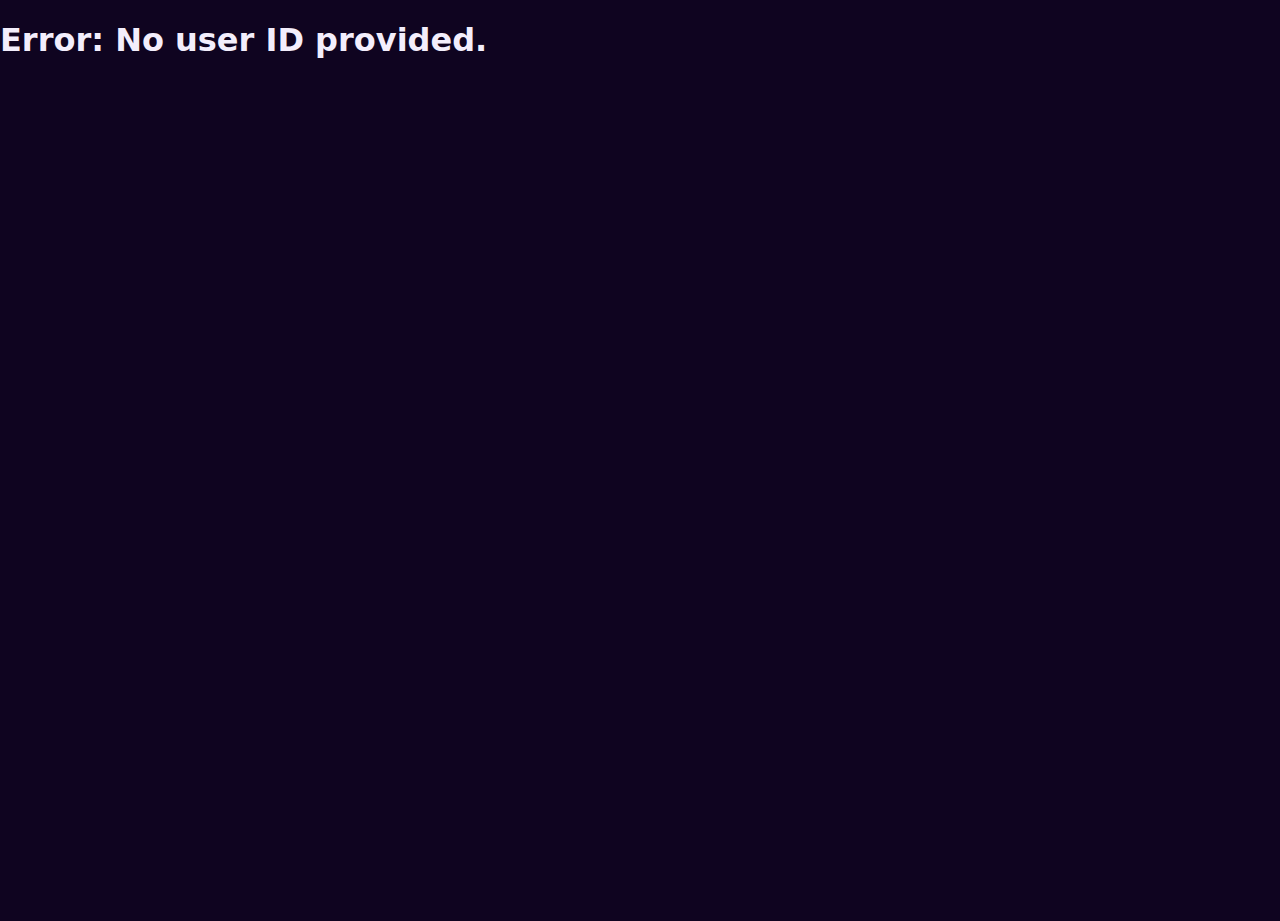
<file: user-profile.html>
<!doctype html>
<html lang="en">
<head>
  <meta charset="utf-8" />
  <meta name="viewport" content="width=device-width,initial-scale=1" />
  <title>Profile — Loading...</title>

  <link rel="stylesheet" href="styles.css">
  <link rel="stylesheet" href="https://cdnjs.cloudflare.com/ajax/libs/font-awesome/6.5.0/css/all.min.css">

  <style>
    /* Copied styles from profile.html for consistency */
    .bottom-nav{ position:fixed; left:0 !important; right:0 !important; bottom:0 !important; width:100% !important; margin:0 !important; border-radius:0 !important; padding:8px 12px !important; box-shadow:0 -6px 30px rgba(0,0,0,0.6); display:flex; justify-content:space-between;8 gap:6px; background: linear-gradient(180deg, rgba(255,255,255,0.02), rgba(0,0,0,0.12)); backdrop-filter: blur(6px); z-index:9999; }
    .bottom-nav .nav-item { flex:1; text-align:center; padding:8px 6px; border-radius:6px; color:var(--muted); text-decoration: none; display: flex; flex-direction: column; align-items: center; gap: 4px; transition: background-color 0.25s ease-in-out, color 0.25s ease-in-out; } /* Added link styles */
    .bottom-nav .nav-item i{ display:block; margin:0 auto 4px; font-size:18px; }
    .bottom-nav .nav-item.active{ background: rgba(155,108,255,0.12); color:var(--text); }
    .bottom-nav .nav-item:not(.active):hover { color: var(--text); } /* Added hover */

    .skills .skill { display: flex; align-items: center; justify-content: space-between; gap: 16px; }
    .skill-name { display: flex; align-items: center; gap: 10px; font-weight: 500; }
    .skill-rating-dots { display: flex; gap: 3px; }
    .skill-rating-dots .dot { width: 12px; height: 12px; border-radius: 50%; background-color: rgba(255,255,255,0.1); }
    .skill-rating-dots .dot.filled { background-color: #37d67a; }
    .loading-placeholder { color: var(--muted); text-align: center; padding: 20px; }

    /* Standard page header */
    .page-header { display: flex; align-items: center; gap: 16px; padding: 14px 20px; background: linear-gradient(180deg, rgba(255,255,255,0.02), rgba(0,0,0,0.12)); backdrop-filter: blur(6px); border-bottom: 1px solid rgba(255,255,255,0.04); box-shadow: 0 4px 12px rgba(0,0,0,0.3); }
    .page-header h1 { margin: 0; font-size: 1.5rem; color: var(--text); }
    .btn-back { display: flex; align-items: center; gap: 8px; background: rgba(255,255,255,0.05); color: var(--muted); border: 1px solid rgba(255,255,255,0.04); padding: 8px 12px; border-radius: var(--pill-radius); cursor: pointer; font-size: 0.9rem; font-weight: 500; text-decoration: none; }
    .btn-back:hover { background: rgba(255,255,255,0.1); color: var(--text); }
    /* --- Page Specific Adjustments --- */
    .profile-card {
        /* Override the default max-width for this page */
        width: min(96vw, 700px); /* Adjust 700px to your desired width */
        margin: 20px auto; /* Keep it centered */
    }

     /* Project Pills styles */
    .pill-container { display: flex; flex-wrap: wrap; gap: 8px; margin-top: 8px; }
    .project-pill-link { display: flex; align-items: center; gap: 8px; background: rgba(255, 255, 255, 0.1); color: var(--text); padding: 6px 12px; border-radius: var(--pill-radius); font-size: 0.9rem; text-decoration: none; transition: background-color 0.2s ease; }
    .project-pill-link:hover { background-color: rgba(255, 255, 255, 0.2); }
    .project-pill-link i { color: var(--accent); }
  </style>
</head>
<body>

  <header class="page-header">
    <a href="javascript:history.back()" class="btn-back"> <i class="fa-solid fa-chevron-left"></i>
        <span>Back</span>
    </a>
    <h1 id="header-user-name">User Profile</h1>
  </header>

  <main class="app">
    <section class="card profile-card" aria-labelledby="profile-heading">
      <div class="card-banner"></div>

      <div class="avatar-wrap">
         <div class="avatar" id="profile-avatar">
            <i class="fa-solid fa-user"></i> </div>
      </div>

      <div class="card-content">
        <div class="profile-head">
          <div class="profile-name">
            <h1 id="profile-heading">Loading...</h1>
            <p class="muted" id="profile-institute">Loading...</p>
          </div>
          </div>

        <p class="bio" id="profile-bio">Loading...</p>

        <div class="general-info">
            <h3 class="section-title">Details</h3>
            <div class="skills">
                <span class="skill" id="profile-email">
                    <span class="skill-name">
                        <i class="fa-solid fa-envelope"></i>
                        <span>Loading...</span>
                    </span>
                </span>
                <span class="skill" id="profile-phone">
                    <span class="skill-name">
                        <i class="fa-solid fa-phone"></i>
                        <span>Loading...</span>
                    </span>
                </span>
                <span class="skill" id="profile-year">
                    <span class="skill-name">
                        <i class="fa-solid fa-calendar-alt"></i>
                        <span>Loading...</span>
                    </span>
                </span>
                 <span class="skill" id="profile-branch">
                    <span class="skill-name">
                        <i class="fa-solid fa-graduation-cap"></i>
                        <span>Loading...</span>
                    </span>
                </span>
            </div>
        </div>


        <h3 class="section-title">Skills</h3>
        <div class="skills" id="profile-skills-list">
          <p class="loading-placeholder">Loading skills...</p>
        </div>

        <h3 class="section-title">Projects</h3>
        <div class="pill-container" id="profile-projects-list">
            <p class="loading-placeholder">Loading projects...</p>
        </div>

        <h3 class="section-title">Github</h3>
        <div class="github-grid" aria-hidden="true">
          <div class="grid">
            <script> // Static grid generation
              const frag = document.createDocumentFragment();
              for (let i=0;i<70;i++){ const d = document.createElement('div'); d.className='sq'; frag.appendChild(d); }
              document.currentScript.parentNode.appendChild(frag);
            </script>
          </div>
        </div>
      </div>
    </section>
  </main>

  <nav class="bottom-nav" role="navigation" aria-label="Primary">
    <a href="index.html" class="nav-item"><i class="fa-solid fa-house"></i><span>Home</span></a>
    <a href="search.html" class="nav-item"><i class="fa-solid fa-compass"></i><span>Explore</span></a>
    <a href="myprojects.html" class="nav-item"><i class="fa-solid fa-folder"></i><span>Projects</span></a>
    <a href="profile.html" class="nav-item"><i class="fa-solid fa-user"></i><span>Profile</span></a>
  </nav>

  <script>
    // Helper function to create skill rating dots
    function createRatingDots(rating) {
        let dotsHtml = '';
        for (let i = 1; i <= 5; i++) {
            dotsHtml += `<div class="dot ${i <= rating ? 'filled' : ''}"></div>`;
        }
        return `<div class="skill-rating-dots">${dotsHtml}</div>`;
    }

    // Main function to load profile data
    async function loadProfile() {
        // Get the user ID from the URL
        const urlParams = new URLSearchParams(window.location.search);
        const userId = urlParams.get('id');

        if (!userId) {
            document.body.innerHTML = '<h1>Error: No user ID provided.</h1>';
            return;
        }

        try {
            const response = await fetch(`/api/profile/${userId}`);
            if (!response.ok) {
                throw new Error('Failed to load profile');
            }
            const profileData = await response.json();

            // Set page titles
            document.title = `Profile — ${profileData.full_name}`;
            document.getElementById('header-user-name').textContent = `${profileData.full_name}'s Profile`;

             // [!] Set Avatar Image [!]
            const avatarDiv = document.getElementById('profile-avatar');
            if (profileData.image) {
                avatarDiv.innerHTML = ''; // Remove fallback icon
                avatarDiv.style.backgroundImage = `url('${profileData.image}')`;
                avatarDiv.style.backgroundSize = 'cover';
                avatarDiv.style.backgroundPosition = 'center';
            } // else it keeps the icon


            // Fill General Info
            document.getElementById('profile-heading').textContent = profileData.full_name || 'N/A';
            document.getElementById('profile-institute').textContent = profileData.institute_name || 'No institute set';
            document.getElementById('profile-bio').textContent = profileData.bio || 'No bio set.';

            // Fill Details
            document.getElementById('profile-email').querySelector('.skill-name span').textContent = profileData.email || 'No email set';
            document.getElementById('profile-phone').querySelector('.skill-name span').textContent = profileData.phone || 'No phone set';
            document.getElementById('profile-year').querySelector('.skill-name span').textContent = `Year ${profileData.year || 'N/A'}`;
             document.getElementById('profile-branch').querySelector('.skill-name span').textContent = profileData.branch || 'No branch set'; // [!] Added branch

            // Fill Skills
            const skillsListDiv = document.getElementById('profile-skills-list');
            skillsListDiv.innerHTML = '';
            if (profileData.skills && profileData.skills.length > 0) {
                profileData.skills.forEach(skill => {
                    const skillSpan = document.createElement('span');
                    skillSpan.className = 'skill';
                    skillSpan.innerHTML = `
                        <span class="skill-name">
                            <i class="fa-solid fa-code"></i>
                            <span>${skill.name}</span>
                        </span>
                        ${createRatingDots(skill.rating)}
                    `;
                    skillsListDiv.appendChild(skillSpan);
                });
            } else {
                skillsListDiv.innerHTML = '<p class="loading-placeholder">No skills added yet.</p>';
            }

            // Fill Projects
            const projectsListDiv = document.getElementById('profile-projects-list');
            projectsListDiv.innerHTML = '';
            if (profileData.projects && profileData.projects.length > 0) {
                profileData.projects.forEach(project => {
                    const projectLink = document.createElement('a');
                    projectLink.className = 'project-pill-link';
                    projectLink.href = `project-details.html?id=${project.id}`;
                    projectLink.innerHTML = `
                        <i class="fa-solid fa-folder"></i>
                        <span>${project.name}</span>
                    `;
                    projectsListDiv.appendChild(projectLink);
                });
            } else {
                projectsListDiv.innerHTML = '<p class="loading-placeholder">Not part of any projects yet.</p>';
            }

        } catch (error) {
            console.error('Error loading profile:', error);
            document.getElementById('profile-heading').textContent = 'Error';
            document.getElementById('profile-bio').textContent = 'Could not load profile. Please try again later.';
        }
    }

    // Run the function when the page loads
    document.addEventListener('DOMContentLoaded', loadProfile);
  </script>

</body>
</html>
</file>
<file: styles.css>
:root{
  --bg: #0f0420;           /* very dark purple */
  --card: #221033;         /* slightly lighter card */
  --accent: #9b6cff;       /* light purple banner / primary */
  --text: #f3eefc;         /* primary text */
  --muted: #cbbff0;
  --pill-radius: 999px;
  --max-width: 920px;
  --gap: 14px;
  --nav-height: 62px;
}

/* global */
*{box-sizing:border-box}
html,body{height:100%;margin:0;font-family:Inter, system-ui, -apple-system, "Segoe UI", Roboto, "Helvetica Neue", Arial;}
body{background:var(--bg); color:var(--text); -webkit-font-smoothing:antialiased;}
.app{min-height:100vh;padding:16px;padding-bottom: calc(var(--nav-height) + 24px); display:flex; align-items:center; justify-content:center;}

/* Card base */
.card{
  width: min(96vw, var(--max-width));
  background: linear-gradient(180deg, rgba(255,255,255,0.02), rgba(255,255,255,0.01));
  border-radius:16px;
  overflow:hidden;
  box-shadow: 0 8px 30px rgba(0,0,0,0.5);
  border: 1px solid rgba(255,255,255,0.04);
}

/* banner */
.card-banner{
  height:96px;
  background: linear-gradient(90deg, rgba(155,108,255,0.95), rgba(145,90,255,0.85));
}
.card-banner.small{height:68px}

/* profile card layout */
.profile-card{ position:relative; padding-bottom: 20px; }
.avatar-wrap{ position:relative; display:flex; justify-content:center; margin-top:-60px; pointer-events:none;}
.avatar{
  width:120px; height:120px; border-radius:50%; background:linear-gradient(180deg, rgba(255,255,255,0.06), rgba(0,0,0,0.12)); display:flex; align-items:center; justify-content:center;
  border:6px solid var(--card);
  color:var(--muted); font-size:44px;
  box-shadow:0 8px 22px rgba(0,0,0,0.6);
}

/* card content */
.card-content{ padding:20px 20px 28px; }
.profile-head{ display:flex; align-items:center; justify-content:space-between; gap:12px; flex-wrap:wrap; }
.profile-name h1{ margin:0; font-size:1.15rem; letter-spacing:0.06em; }
.muted{ color:var(--muted); margin:6px 0 0 0; font-size:0.92rem; }

.bio{ margin:16px 0; color:var(--muted); line-height:1.45; }

/* actions */
.btn{ display:inline-flex; align-items:center; gap:8px; padding:10px 14px; border-radius:var(--pill-radius); text-decoration:none; font-weight:600; cursor:pointer; border:0; }
.btn-primary{ background:var(--accent); color:var(--text); box-shadow: 0 6px 18px rgba(155,108,255,0.12); }
.btn-secondary{ background:var(--text); color:var(--card); padding:10px 16px; }

/* skills */
.section-title{ margin:10px 0 8px 0; color:var(--text); font-size:0.95rem; }
.skills{ display:flex; gap:8px; flex-wrap:wrap; align-items:center; }
.skill{ background: rgba(255,255,255,0.03); color:var(--text); padding:8px 12px; border-radius:999px; font-size:0.82rem; display:inline-flex; gap:8px; align-items:center; }

/* github grid */
.github-grid{ margin-top:8px; }
.grid{ display:grid; grid-template-columns: repeat(14, 10px); gap:6px; align-items:center; }
.grid .sq{ width:10px; height:10px; border-radius:2px; background: rgba(255,255,255,0.03); }
.grid .sq:nth-child(3n){ background: rgba(155,108,255,0.18); }
.grid .sq:nth-child(5n){ background: rgba(155,108,255,0.32); }
.grid .sq:nth-child(7n){ background: rgba(155,108,255,0.5); }

/* edit form */
.edit-card .card-content{ padding:18px; }
.edit-form{ display:flex; flex-direction:column; gap:12px; }
.edit-form label{ display:flex; flex-direction:column; gap:6px; color:var(--muted); font-size:0.9rem; }
.edit-form input, .edit-form textarea{
  background: rgba(255,255,255,0.03); border:1px solid rgba(255,255,255,0.04); color:var(--text); padding:10px 12px; border-radius:10px; outline:none;
}
.edit-form textarea{ resize:vertical; min-height:84px; }

.form-actions{ display:flex; gap:12px; margin-top:8px; justify-content:flex-end; }
.form-actions .btn-secondary{ background:var(--text); color:var(--card); }

/* bottom nav */
.bottom-nav{
  position:fixed; left:0; right:0; bottom:0; height:var(--nav-height); background:linear-gradient(180deg, rgba(255,255,255,0.02), rgba(0,0,0,0.2));
  display:flex; justify-content:center; align-items:center; gap:20px; padding:8px 20px; box-shadow:0 -6px 30px rgba(0,0,0,0.6);
  backdrop-filter: blur(6px);
}
.nav-item{ color:var(--muted); text-decoration:none; display:flex; flex-direction:column; align-items:center; font-size:0.75rem; gap:6px; padding:8px 12px; border-radius:12px; }
.nav-item i{ font-size:18px; }
.nav-item.active{ background: rgba(155,108,255,0.12); color:var(--text); }

/* mobile-first spacing fixes */
@media (min-width:640px){
  .card-content{ padding:28px; }
  .avatar{ width:140px; height:140px; margin-top:8px; font-size:48px; }
}

/* Desktop: 16:9 appearance and left-aligned header */
@media (min-width:900px){
  .app{ padding:40px; }

  /* Only the profile card becomes a horizontal 16:9 layout */
  .profile-card{
    display:flex;
    align-items:stretch;
    gap:0;
    flex-direction:row;
  }

  .card-banner{ width:40%; height:100%; min-width:320px; border-radius:16px 0 0 16px; }
  .avatar-wrap{ position:relative; justify-content:flex-start; margin:0; padding-left:22px; width:60%; display:flex; align-items:flex-start; }
  .card-content{ width:60%; padding:32px; }
  .profile-head{ align-items:flex-start; }
  .profile-name h1{ font-size:1.6rem; }

  /* enforce 16:9 feel only on the profile card */
  .profile-card{ aspect-ratio: 16 / 9; max-width: calc(min(100vw - 120px, var(--max-width))); }

  /* Keep edit-card vertically stacked and allow scrolling if content exceeds card */
  .edit-card{
    display:block;
    aspect-ratio: auto;
    max-height: calc(100vh - 120px);
    overflow:auto;
  }
  .edit-card .card-content{ overflow:auto; }

  .bottom-nav{ left: auto; right: auto; bottom:18px; width: min(92vw, 640px); margin:0 auto; border-radius:999px; }
}

/* small tweaks */
a.btn:focus, button.btn:focus{ outline:2px solid rgba(155,108,255,0.35); outline-offset:3px; }
</file>
<file: search.css>
/* Basic layout */
body { font-family: Arial, sans-serif; margin: 0; background: #fafafa; color:#222; }
.search-header { display:flex; align-items:center; gap:12px; padding:12px 16px; background:var(--primary-purple); color:var(--primary-contrast); box-shadow:0 1px 3px rgba(0,0,0,0.06); }
.search-header button { background: rgba(255,255,255,0.12); color:var(--primary-contrast); border:none; padding:8px 10px; border-radius:6px; cursor:pointer; }
.search-main { padding:20px; max-width:980px; margin:0 auto; }

.search-box { display:flex; gap:12px; align-items:center; }
/* search input grows, filter placed to the right of input */
#main-search { flex:1; padding:10px 12px; border:1px solid #ccc; border-radius:6px; font-size:16px; }
#do-search { padding:10px 14px; background:var(--primary-purple); color:var(--primary-contrast); border:none; border-radius:6px; cursor:pointer; }
#do-search:hover { filter:brightness(0.95); }

/* Filter container */
.filter-container { position:relative; }
#filter-btn { padding:10px 12px; border:1px solid #ccc; background:#fff; border-radius:6px; cursor:pointer; }
.filter-dropdown {
  position:absolute;
  right:0;
  top: calc(100% + 8px);
  width: 260px;
  background:#fff;
  border:1px solid #ddd;
  border-radius:8px;
  box-shadow:0 6px 20px rgba(0,0,0,0.08);
  padding:12px;
  display:none;
  z-index: 50;
}
.filter-dropdown.open { display:block; }
.filter-list { display:flex; flex-direction:column; gap:8px; max-height:240px; overflow:auto; padding-right:6px; }
.filter-list label { font-size:14px; display:flex; gap:8px; align-items:center; }
.filter-actions { display:flex; justify-content:space-between; margin-top:10px; }
.filter-actions button { padding:6px 10px; border-radius:6px; border:1px solid #ccc; background:#fff; cursor:pointer; }
.filter-actions #apply-filters { background:var(--primary-purple); color:var(--primary-contrast); border:none; }
.results-area { margin-top:20px; background:#fff; padding:12px; border-radius:8px; min-height:120px; border:1px solid #eee; }

/* use a purple theme consistent with index */
:root {
  --primary-purple: #6f42c1;
  --primary-contrast: #ffffff;
}
</file>
